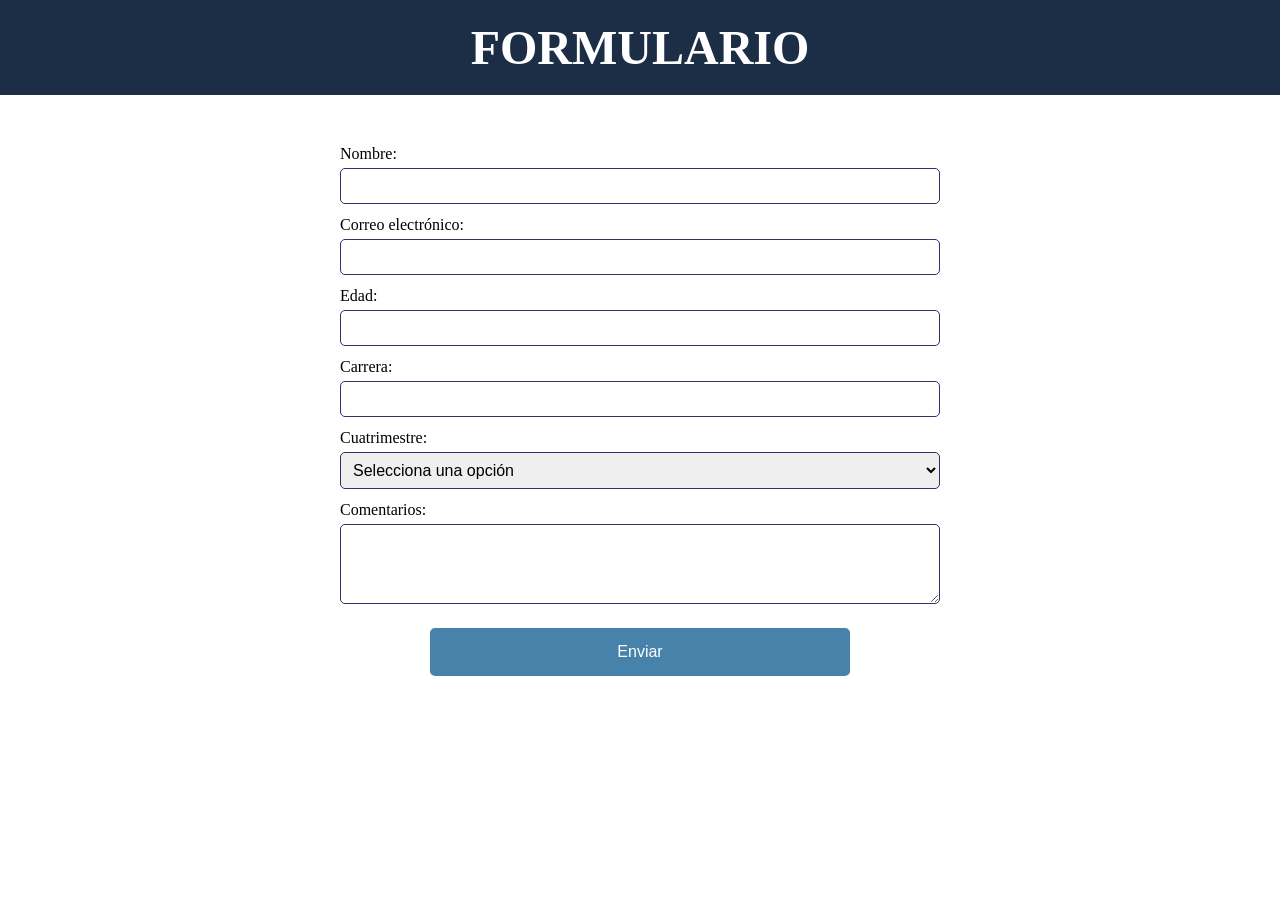
<file: semana-01/html-form/index.html>
<!DOCTYPE html>
<html lang="es">
	<head>
		<meta charset="UTF-8">
		<meta name="viewport" content="width=device-width, initial-scale=1.0">
		<title>Formulario</title>
		<link rel="stylesheet" href="css/style.css">
		<link rel="icon" type="image/png" href="images/favicon.png">

	</head>

	<body>

		<h1>Formulario</h1>

		<div class="container">

			<form id="form-registro">
				<label for="nombre">Nombre:</label>
				<input type="text" id="nombre" name="nombre">

				<label for="correo">Correo electrónico:</label>
				<input type="email" id="correo" name="correo">

				<label for="edad">Edad:</label>
				<input type="number" id="edad" name="edad">

				<label for="carrera">Carrera:</label>
				<input type="text" id="carrera" name="carrera">

				<label for="cuatrimestre">Cuatrimestre:</label>
				<select id="cuatrimestre" name="cuatrimestre">
					<option value="">Selecciona una opción</option>
					<option value="1">1&ordm;</option>
					<option value="2">2&ordm;</option>
					<option value="3">3&ordm;</option>
					<option value="4">4&ordm;</option>
					<option value="5">5&ordm;</option>
					<option value="6">6&ordm;</option>
					<option value="7">7&ordm;</option>
				</select>

				<label for="comentarios">Comentarios:</label>
				<textarea id="comentarios" name="comentarios"></textarea>

				<button type="submit" class="button">Enviar</button>
			</form>
		</div>

	</body>
</html>
</file>
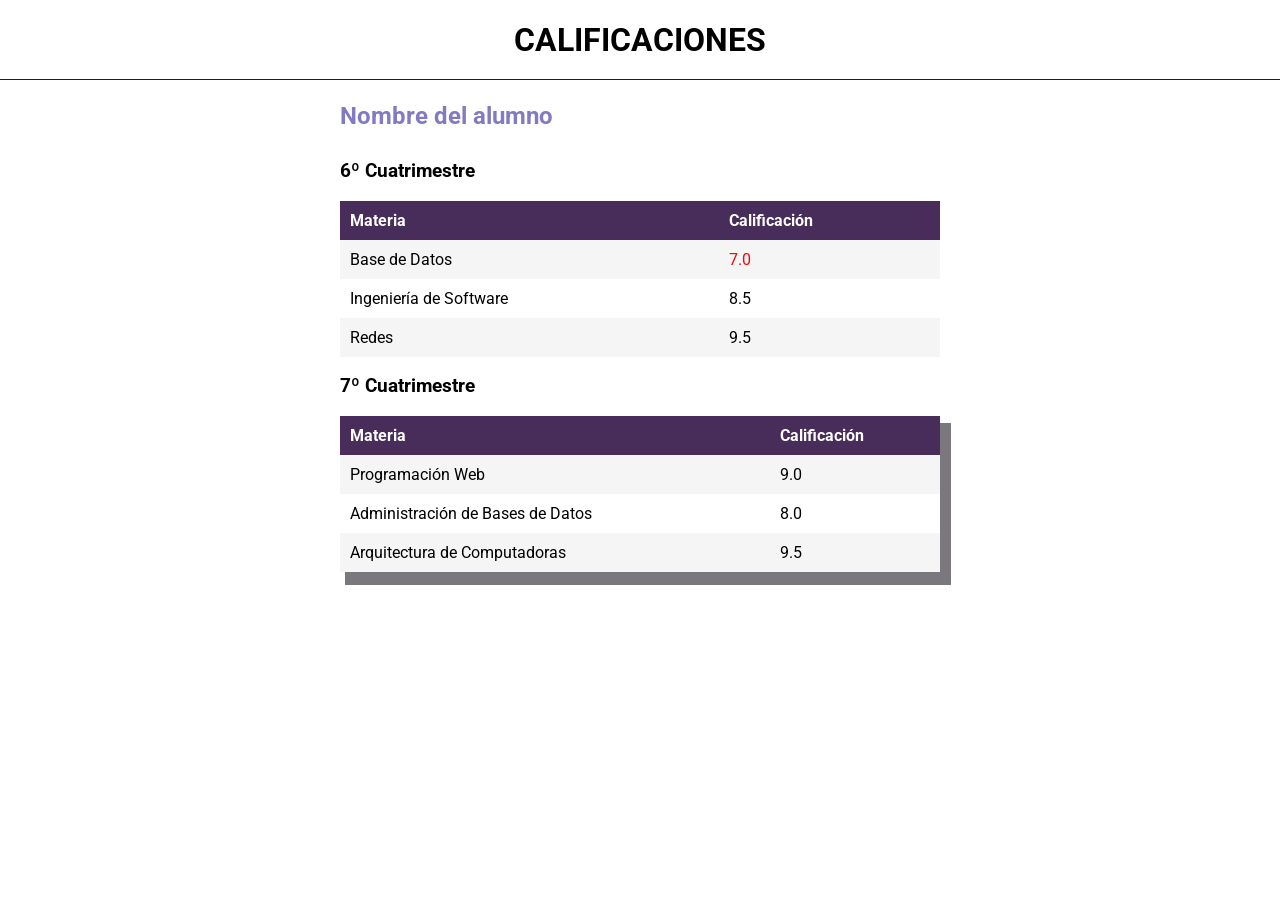
<file: semana-01/html-table/index.html>
<!DOCTYPE html>
<html lang="es">
	<head>
		<meta charset="UTF-8">
		<meta name="viewport" content="width=device-width, initial-scale=1.0">
		<title>Tablas</title>
		<link rel="stylesheet" href="css/style.css">
		<link rel="preconnect" href="https://fonts.googleapis.com">
		<link rel="preconnect" href="https://fonts.gstatic.com" crossorigin>
		<link href="https://fonts.googleapis.com/css2?family=Roboto:ital,wght@0,100..900;1,100..900&display=swap" rel="stylesheet">
	</head>

	<body>

		<h1>Calificaciones</h1>

		<div class="container">

			<h2>Nombre del alumno</h2>

			<h3>6&ordm; Cuatrimestre</h3>

			<div class="box-table">
				<table class="table">
					<tr>
						<th>Materia</th>
						<th>Calificación</th>
					</tr>

					<tr>
						<td>Base de Datos</td>
						<td class="baja">7.0</td>
					</tr>

					<tr>
						<td>Ingeniería de Software</td>
						<td>8.5</td>
					</tr>

					<tr>
						<td>Redes</td>
						<td>9.5</td>
					</tr>
				</table>
			</div>

			<h3>7&ordm; Cuatrimestre</h3>

			<div class="box-table">
				<table class="table" id="septimo">
					<tr>
						<th>Materia</th>
						<th>Calificación</th>
					</tr>

					<tr>
						<td>Programación Web</td>
						<td>9.0</td>
					</tr>

					<tr>
						<td>Administración de Bases de Datos</td>
						<td>8.0</td>
					</tr>

					<tr>
						<td>Arquitectura de Computadoras</td>
						<td>9.5</td>
					</tr>
				</table>
			</div>

		</div>

	</body>
</html>
</file>
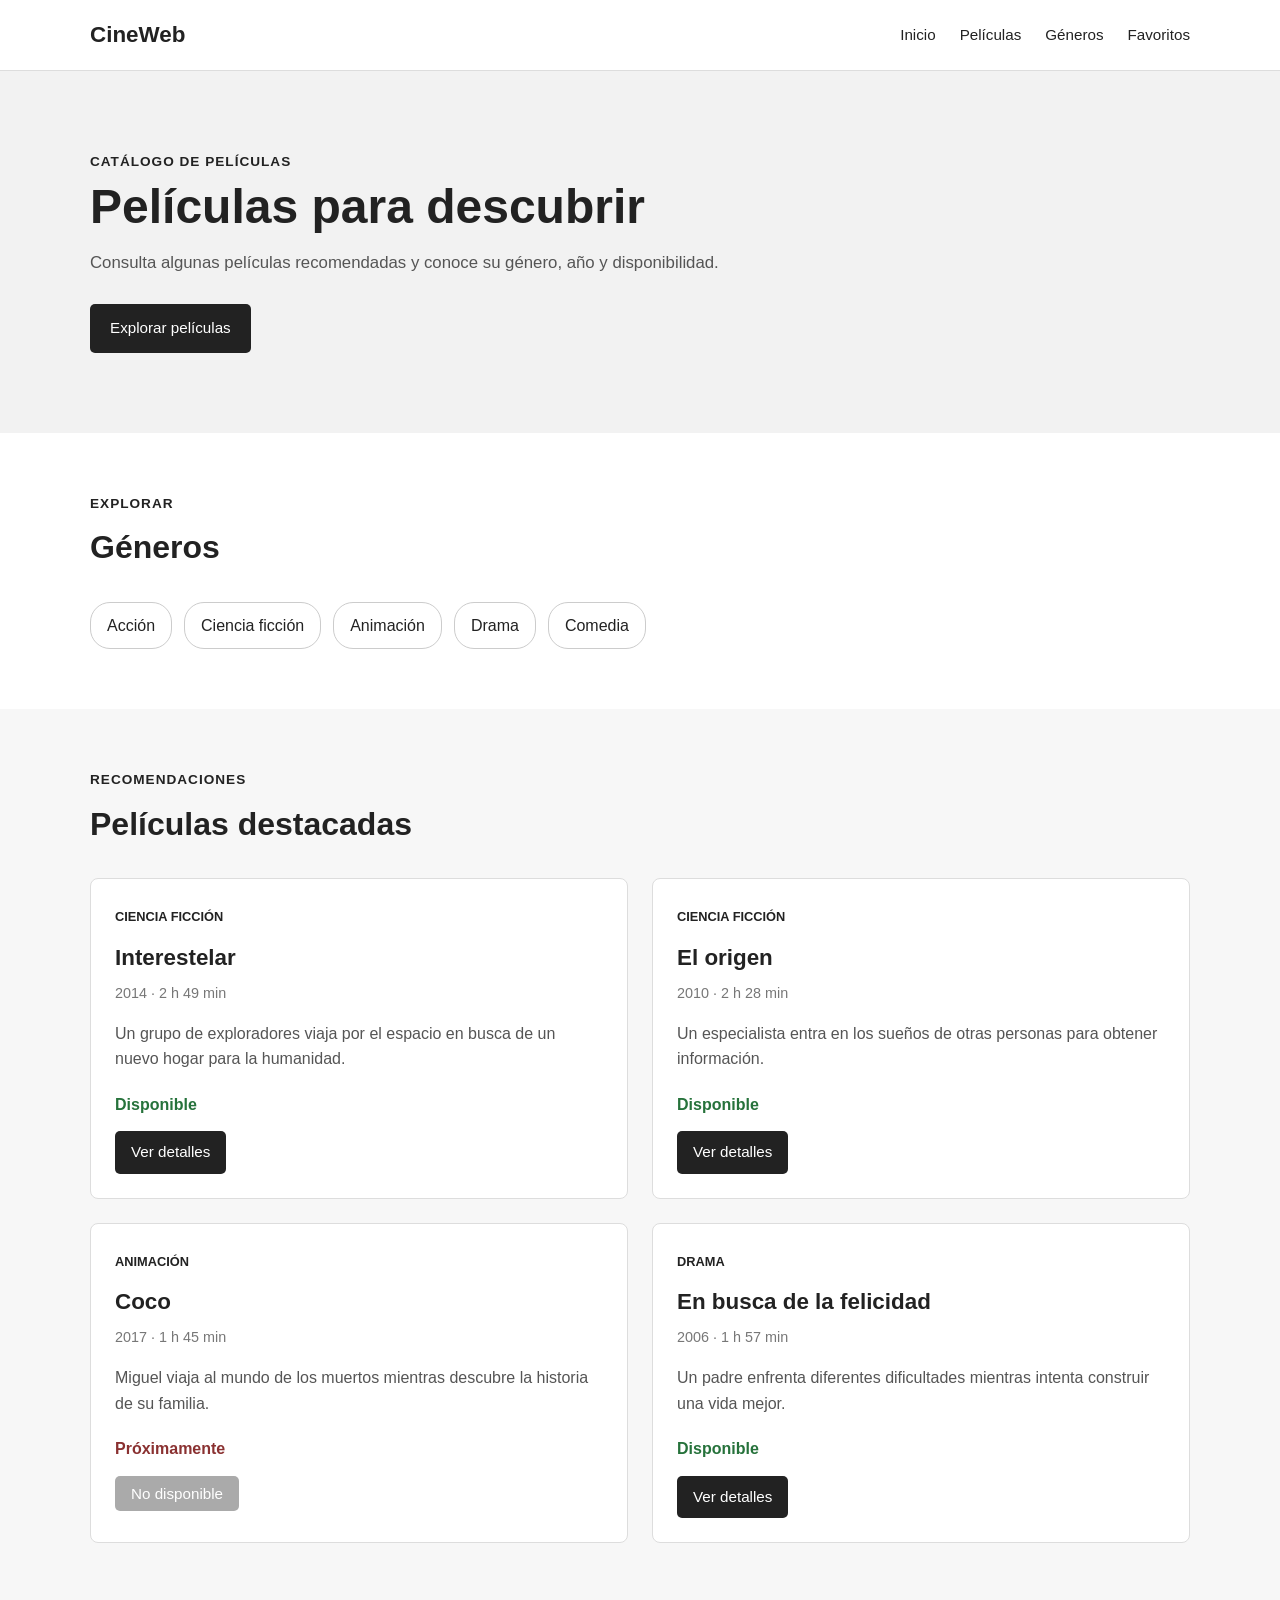
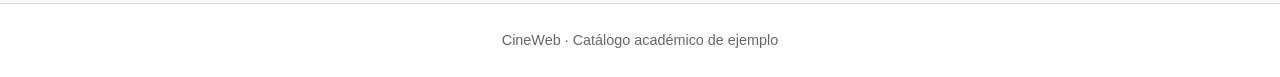
<file: semana-03/practica-01/index.html>
<!DOCTYPE html>
<html lang="es">

	<head>
		<meta charset="UTF-8">
		<meta name="viewport" content="width=device-width, initial-scale=1.0">
		<title>CineWeb</title>
		<link rel="stylesheet" href="css/style.css">
	</head>

	<body>
		<!-- Header / Menu -->
		<header class="header">

			<div class="container header-content">

				<a href="#" class="logo">CineWeb</a>

				<nav class="nav">
					<a href="#">Inicio</a>
					<a href="#">Películas</a>
					<a href="#">Géneros</a>
					<a href="#">Favoritos</a>
				</nav>

			</div>

		</header>

		<main>
			<!-- Presentación -->
			<section class="hero">

				<div class="container">

					<p class="hero-label">Catálogo de películas</p>

					<h1>Películas para descubrir</h1>

					<p class="hero-description">Consulta algunas películas recomendadas y conoce su género, año y disponibilidad.</p>

					<a href="#peliculas" class="button">Explorar películas</a>

				</div>

			</section>

			<!-- Géneros -->
			<section class="section">

				<div class="container">

					<div class="section-heading">
						<p class="section-label">Explorar</p>
						<h2>Géneros</h2>
					</div>

					<ul class="genre-list">
						<li>Acción</li>
						<li>Ciencia ficción</li>
						<li>Animación</li>
						<li>Drama</li>
						<li>Comedia</li>
					</ul>

				</div>

			</section>

			<!-- Películas -->
			<section class="section section-light" id="peliculas">

				<div class="container">

					<div class="section-heading">
						<p class="section-label">Recomendaciones</p>
						<h2>Películas destacadas</h2>
					</div>


					<div class="movies-grid">

						<!-- Película 1 -->
						<article class="movie-card">

							<div class="movie-card-content">

								<span class="movie-genre">Ciencia ficción</span>

								<h3>Interestelar</h3>

								<p class="movie-info">2014 &middot; 2 h 49 min</p>

								<p class="movie-description">Un grupo de exploradores viaja por el espacio en busca de un nuevo hogar para la humanidad. </p>

								<p class="status available">Disponible</p>

								<a href="#" class="button button-small">Ver detalles</a>

							</div>

						</article>


						<!-- Película 2 -->
						<article class="movie-card">

							<div class="movie-card-content">

								<span class="movie-genre">Ciencia ficción</span>

								<h3>El origen</h3>

								<p class="movie-info">2010 &middot; 2 h 28 min</p>

								<p class="movie-description">Un especialista entra en los sueños de otras personas para obtener información.</p>

								<p class="status available">Disponible</p>

								<a href="#" class="button button-small">Ver detalles</a>

							</div>

						</article>

						<!-- Película 3 -->
						<article class="movie-card">

							<div class="movie-card-content">

								<span class="movie-genre">Animación</span>

								<h3>Coco</h3>

								<p class="movie-info">2017 &middot; 1 h 45 min</p>

								<p class="movie-description">Miguel viaja al mundo de los muertos mientras descubre la historia de su familia.
								</p>

								<p class="status unavailable">Próximamente</p>

								<button class="button button-small button-disabled" disabled> No disponible</button>

							</div>

						</article>


						<!-- Película 4 -->
						<article class="movie-card">

							<div class="movie-card-content">

								<span class="movie-genre">Drama</span>

								<h3>En busca de la felicidad</h3>

								<p class="movie-info">2006 &middot; 1 h 57 min</p>

								<p class="movie-description">Un padre enfrenta diferentes dificultades mientras intenta construir una vida mejor.</p>

								<p class="status available">Disponible</p>

								<a href="#" class="button button-small">Ver detalles</a>

							</div>

						</article>

					</div>

				</div>

			</section>

		</main>

		<!-- Footer -->
		<footer class="footer">

			<div class="container">
				<p>CineWeb &middot; Catálogo académico de ejemplo</p>
			</div>
		</footer>

	</body>

</html>
</file>
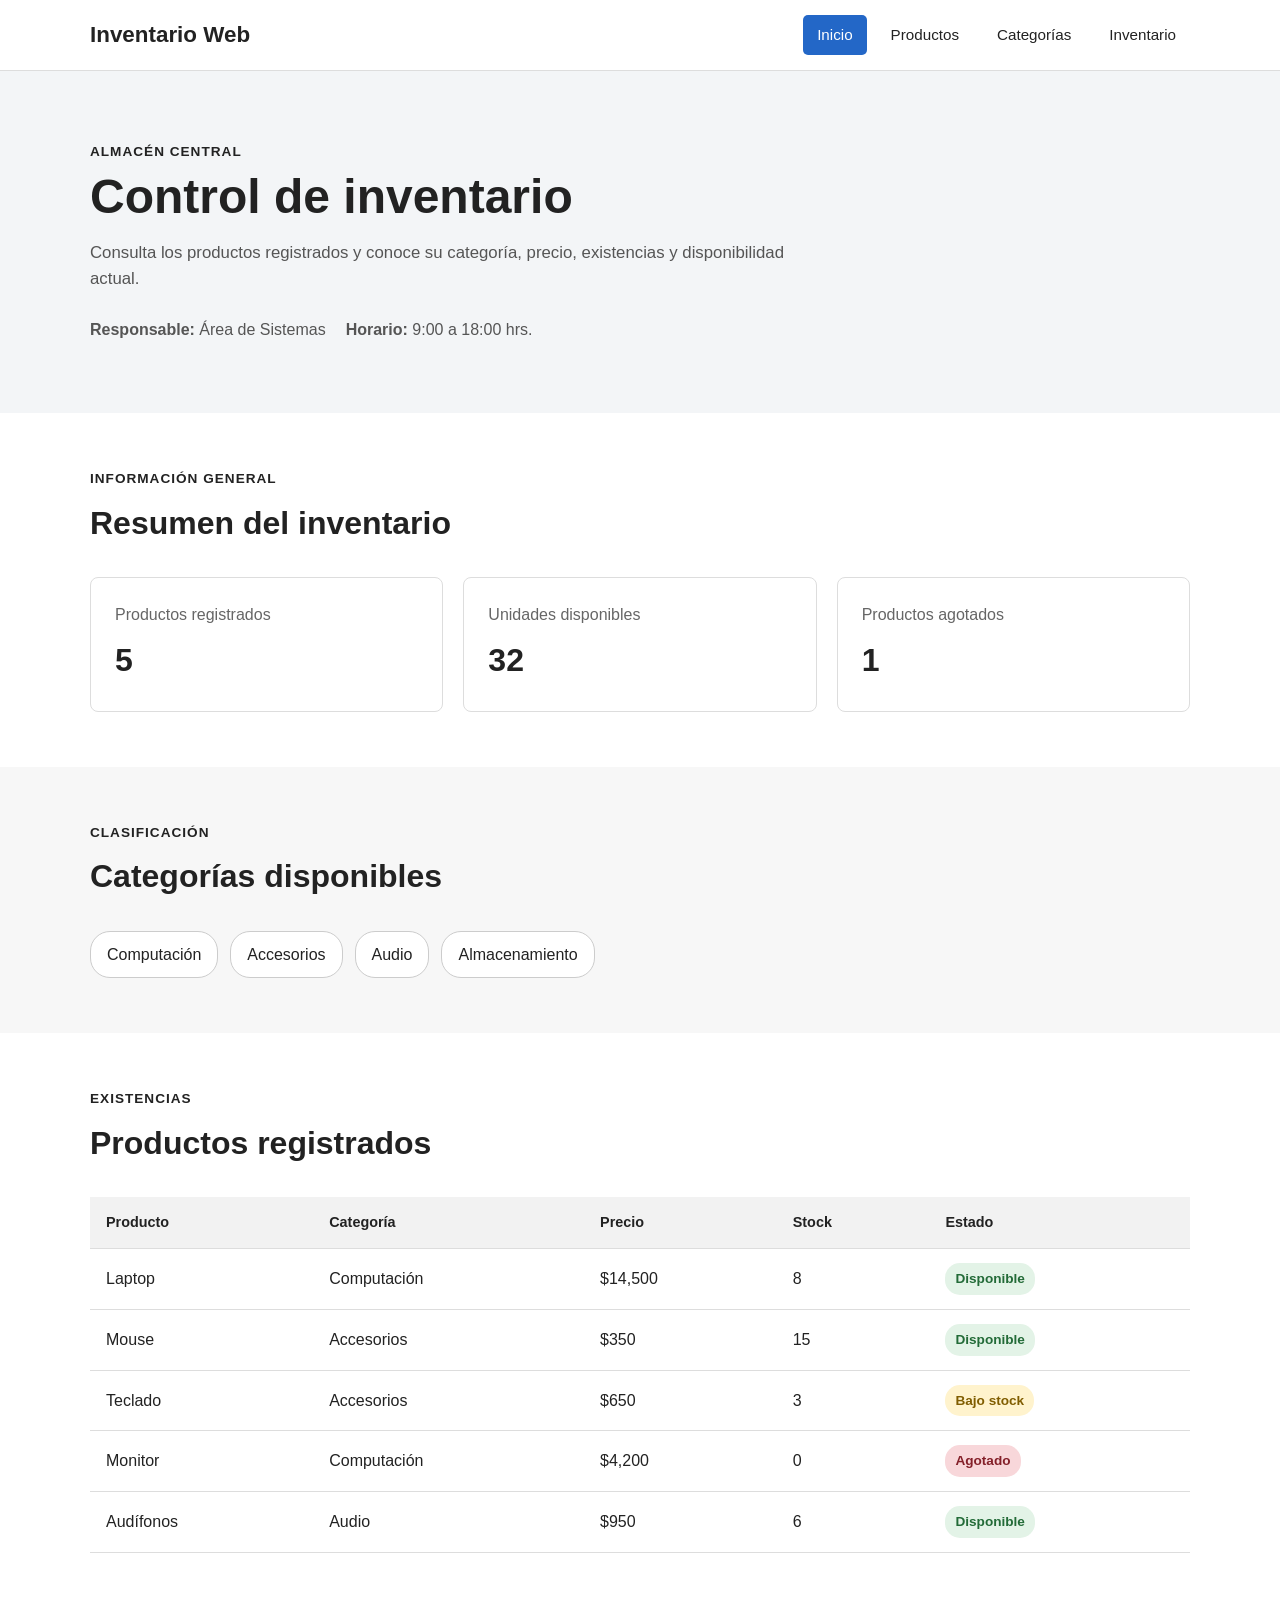
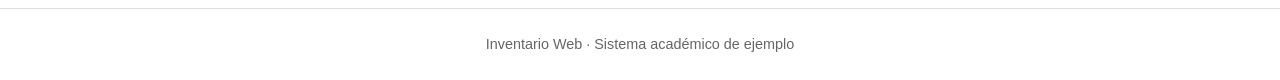
<file: semana-03/practica-02/index.html>
<!DOCTYPE html>
<html lang="es">
	<head>
		<meta charset="UTF-8">
		<meta name="viewport" content="width=device-width, initial-scale=1.0">
		<title>Inventario Web</title>
		<link rel="stylesheet" href="css/style.css">
	</head>

	<body>
		<header class="header">
			<div class="container header-content">

				<a href="#" class="logo">Inventario Web</a>

				<nav class="nav">
					<ul>
						<li>
							<a href="#" class="active">Inicio</a>
						</li>
						<li>
							<a href="#">Productos</a>
						</li>
						<li>
							<a href="#">Categorías</a>
						</li>
						<li>
							<a href="#">Inventario</a>
						</li>
					</ul>
				</nav>

			</div>

		</header>

		<main>

			<!-- Presentación -->
			<section class="hero">

				<div class="container">

					<p class="hero-label">Almacén Central</p>

					<h1>Control de inventario</h1>

					<p class="hero-description"> Consulta los productos registrados y conoce su categoría, precio, existencias y disponibilidad actual.</p>

					<div class="warehouse-info">
						<p><strong>Responsable:</strong> Área de Sistemas</p>
						<p><strong>Horario:</strong> 9:00 a 18:00 hrs.</p>
					</div>

				</div>

			</section>


			<!-- Resumen -->
			<section class="section">

				<div class="container">

					<div class="section-heading">
						<p class="section-label">Información general</p>
						<h2>Resumen del inventario</h2>
					</div>

					<div class="summary-grid">

						<article class="summary-card">
							<p>Productos registrados</p>
							<strong>5</strong>
						</article>

						<article class="summary-card">
							<p>Unidades disponibles</p>
							<strong>32</strong>
						</article>

						<article class="summary-card">
							<p>Productos agotados</p>
							<strong>1</strong>
						</article>

					</div>

				</div>

			</section>

			<!-- Categorías -->
			<section class="section section-light">

				<div class="container">

					<div class="section-heading">
						<p class="section-label">Clasificación</p>
						<h2>Categorías disponibles</h2>
					</div>

					<ul class="category-list">
						<li>Computación</li>
						<li>Accesorios</li>
						<li>Audio</li>
						<li>Almacenamiento</li>
					</ul>

				</div>

			</section>


			<!-- Productos -->
			<section class="section">

				<div class="container">

					<div class="section-heading">
						<p class="section-label">Existencias</p>
						<h2>Productos registrados</h2>
					</div>

					<div class="table-container">
						<!-- Tabla -->
						<table>

							<thead>
								<tr> <!-- Fila -->
									<th>Producto</th> <!-- Encabezado / Titulo -->
									<th>Categoría</th>
									<th>Precio</th>
									<th>Stock</th>
									<th>Estado</th>
								</tr>
							</thead>

							<tbody>

								<tr>
									<td>Laptop</td> <!-- Dato -->
									<td>Computación</td>
									<td>$14,500</td>
									<td>8</td>
									<td>
										<span class="status available">Disponible</span>
									</td>
								</tr>

								<tr>
									<td>Mouse</td>
									<td>Accesorios</td>
									<td>$350</td>
									<td>15</td>
									<td>
										<span class="status available">Disponible</span>
									</td>
								</tr>

								<tr>
									<td>Teclado</td>
									<td>Accesorios</td>
									<td>$650</td>
									<td>3</td>
									<td>
										<span class="status low">
											Bajo stock
										</span>
									</td>
								</tr>

								<tr>
									<td>Monitor</td>
									<td>Computación</td>
									<td>$4,200</td>
									<td>0</td>
									<td>
										<span class="status unavailable">
											Agotado
										</span>
									</td>
								</tr>

								<tr>
									<td>Audífonos</td>
									<td>Audio</td>
									<td>$950</td>
									<td>6</td>
									<td>
										<span class="status available">Disponible</span>
									</td>
								</tr>

							</tbody>

						</table>

					</div>

				</div>

			</section>

		</main>


		<footer class="footer">

			<div class="container">
				<p>Inventario Web &middot; Sistema académico de ejemplo</p>
			</div>

		</footer>

	</body>

</html>
</file>
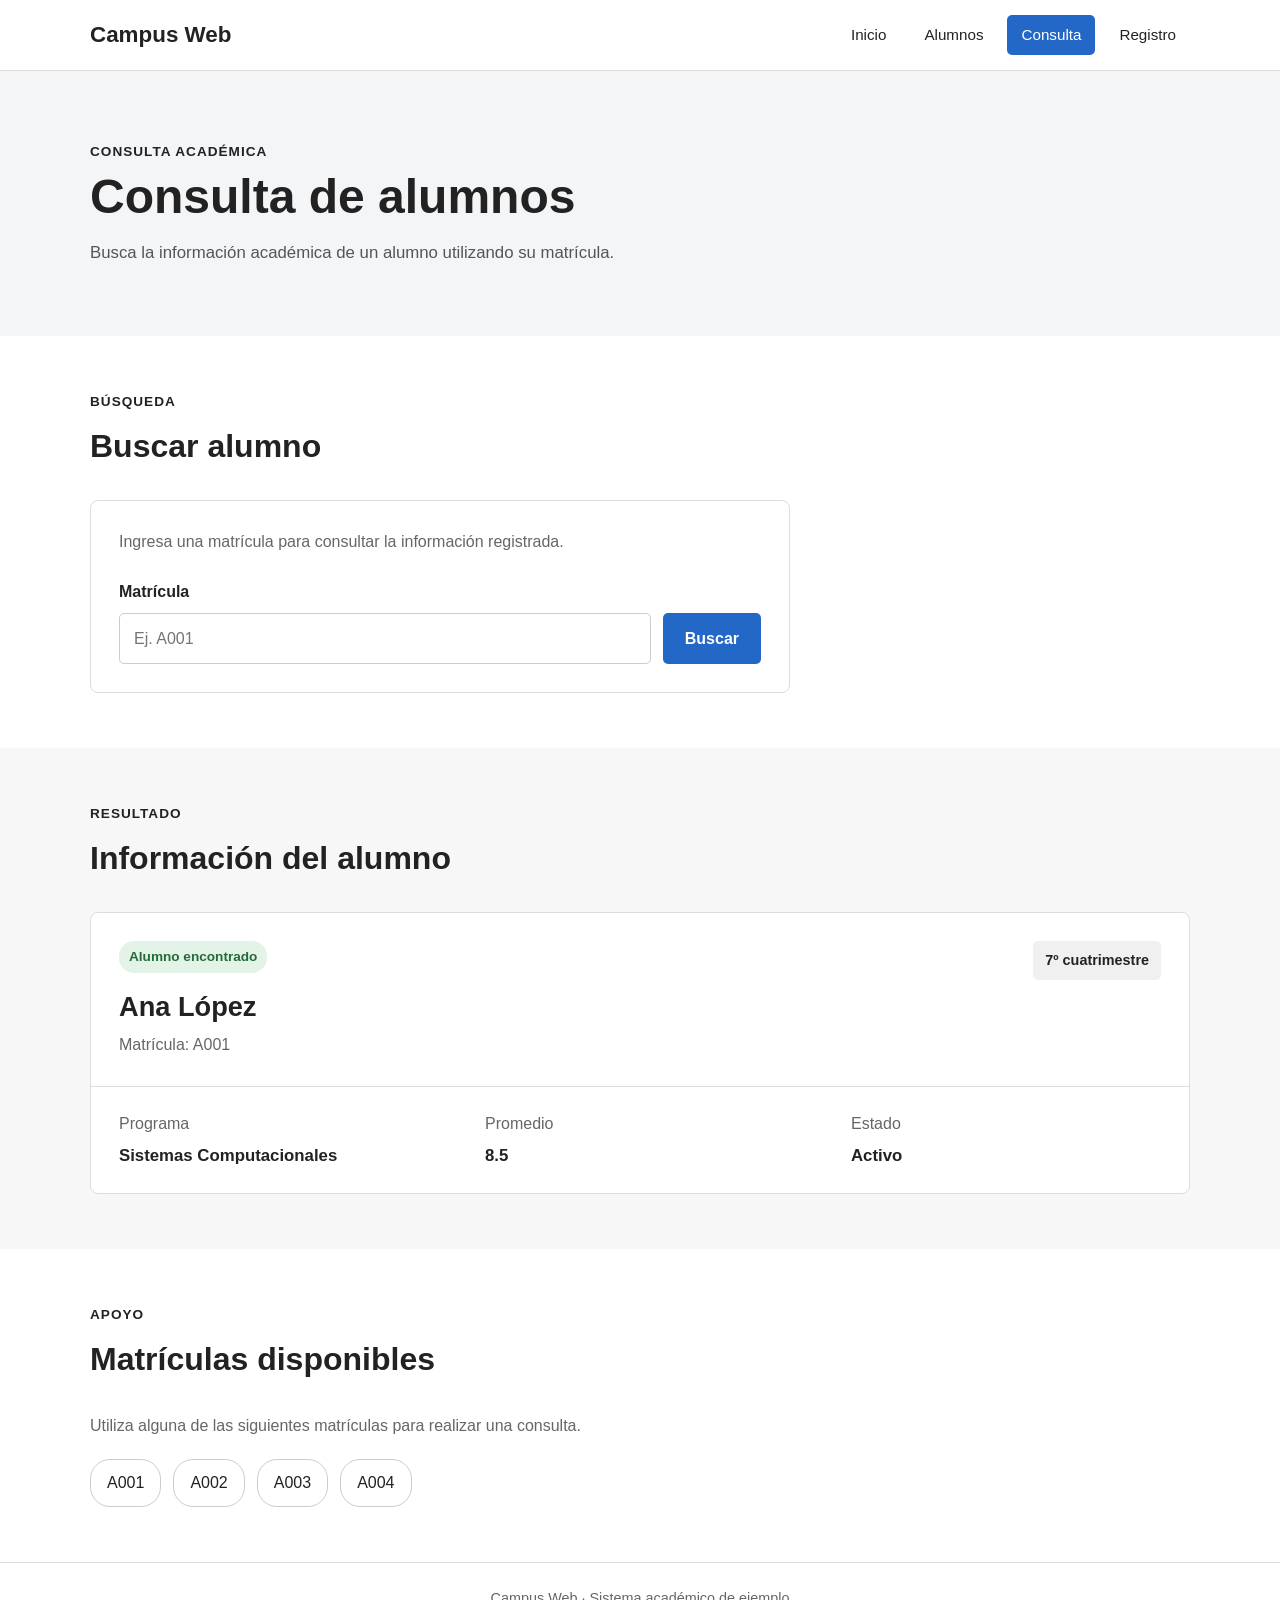
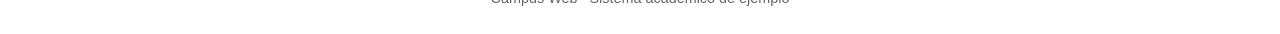
<file: semana-04/practica-01/consulta.html>
<!DOCTYPE html>
<html lang="es">
	<head>
		<meta charset="UTF-8">
		<meta name="viewport" content="width=device-width, initial-scale=1.0">
		<title>Campus Web</title>
		<link rel="stylesheet" href="css/style.css">
	</head>
	<body>
		<header class="header">
			<div class="container header-content">
				<a href="#" class="logo">Campus Web</a>

				<nav class="nav">
					<ul>
						<li>
							<a href="#">Inicio</a>
						</li>
						<li>
							<a href="#">Alumnos</a>
						</li>
						<li>
							<a href="#" class="active">Consulta</a>
						</li>
						<li>
							<a href="registro.html">Registro</a>
						</li>
					</ul>
				</nav>
			</div>
		</header>

		<main>

			<!-- Presentación -->
			<section class="hero">
				<div class="container">
					<p class="hero-label">Consulta académica</p>
					<h1>Consulta de alumnos</h1>
					<p class="hero-description">Busca la información académica de un alumno utilizando su matrícula.</p>
				</div>
			</section>

			<!-- Búsqueda -->
			<section class="section">
				<div class="container">
					<div class="section-heading">
						<p class="section-label">Búsqueda</p>
						<h2>Buscar alumno</h2>
					</div>

					<div class="search-card">
						<p class="search-description">Ingresa una matrícula para consultar la información registrada.</p>

						<form>
							<label for="matricula">Matrícula</label>
							<div class="search-box">
								<input type="text" id="matricula" name="matricula" placeholder="Ej. A001">
								<button type="submit">Buscar</button>
							</div>
						</form>
						
					</div>
				</div>
			</section>

			<!-- Resultado -->
			<section class="section section-light">
				<div class="container">
					<div class="section-heading">
						<p class="section-label">Resultado</p>
						<h2>Información del alumno</h2>
					</div>
					<article class="student-card">
						<div class="student-header">
							<div>
								<span class="status available">Alumno encontrado</span>
								<h3>Ana López</h3>
								<p class="student-id">Matrícula: A001</p>
							</div>
							<span class="semester">7º cuatrimestre</span>
						</div>

						<div class="student-info">
							<div class="info-item">
								<p>Programa</p>
								<strong>Sistemas Computacionales</strong>
							</div>

							<div class="info-item">
								<p>Promedio</p>
								<strong>8.5</strong>
							</div>

							<div class="info-item">
								<p>Estado</p>
								<strong>Activo</strong>
							</div>
						</div>
					</article>
				</div>
			</section>

			<!-- Matrículas disponibles -->
			<section class="section">
				<div class="container">
					<div class="section-heading">
						<p class="section-label">Apoyo</p>
						<h2>Matrículas disponibles</h2>
					</div>
					<p class="support-description">Utiliza alguna de las siguientes matrículas para realizar una consulta.</p>

					<ul class="student-list">
						<li>A001</li>
						<li>A002</li>
						<li>A003</li>
						<li>A004</li>
					</ul>
				</div>
			</section>
		</main>

		<footer class="footer">
			<div class="container">
				<p>Campus Web &middot; Sistema académico de ejemplo</p>
			</div>
		</footer>
	</body>
</html>
</file>
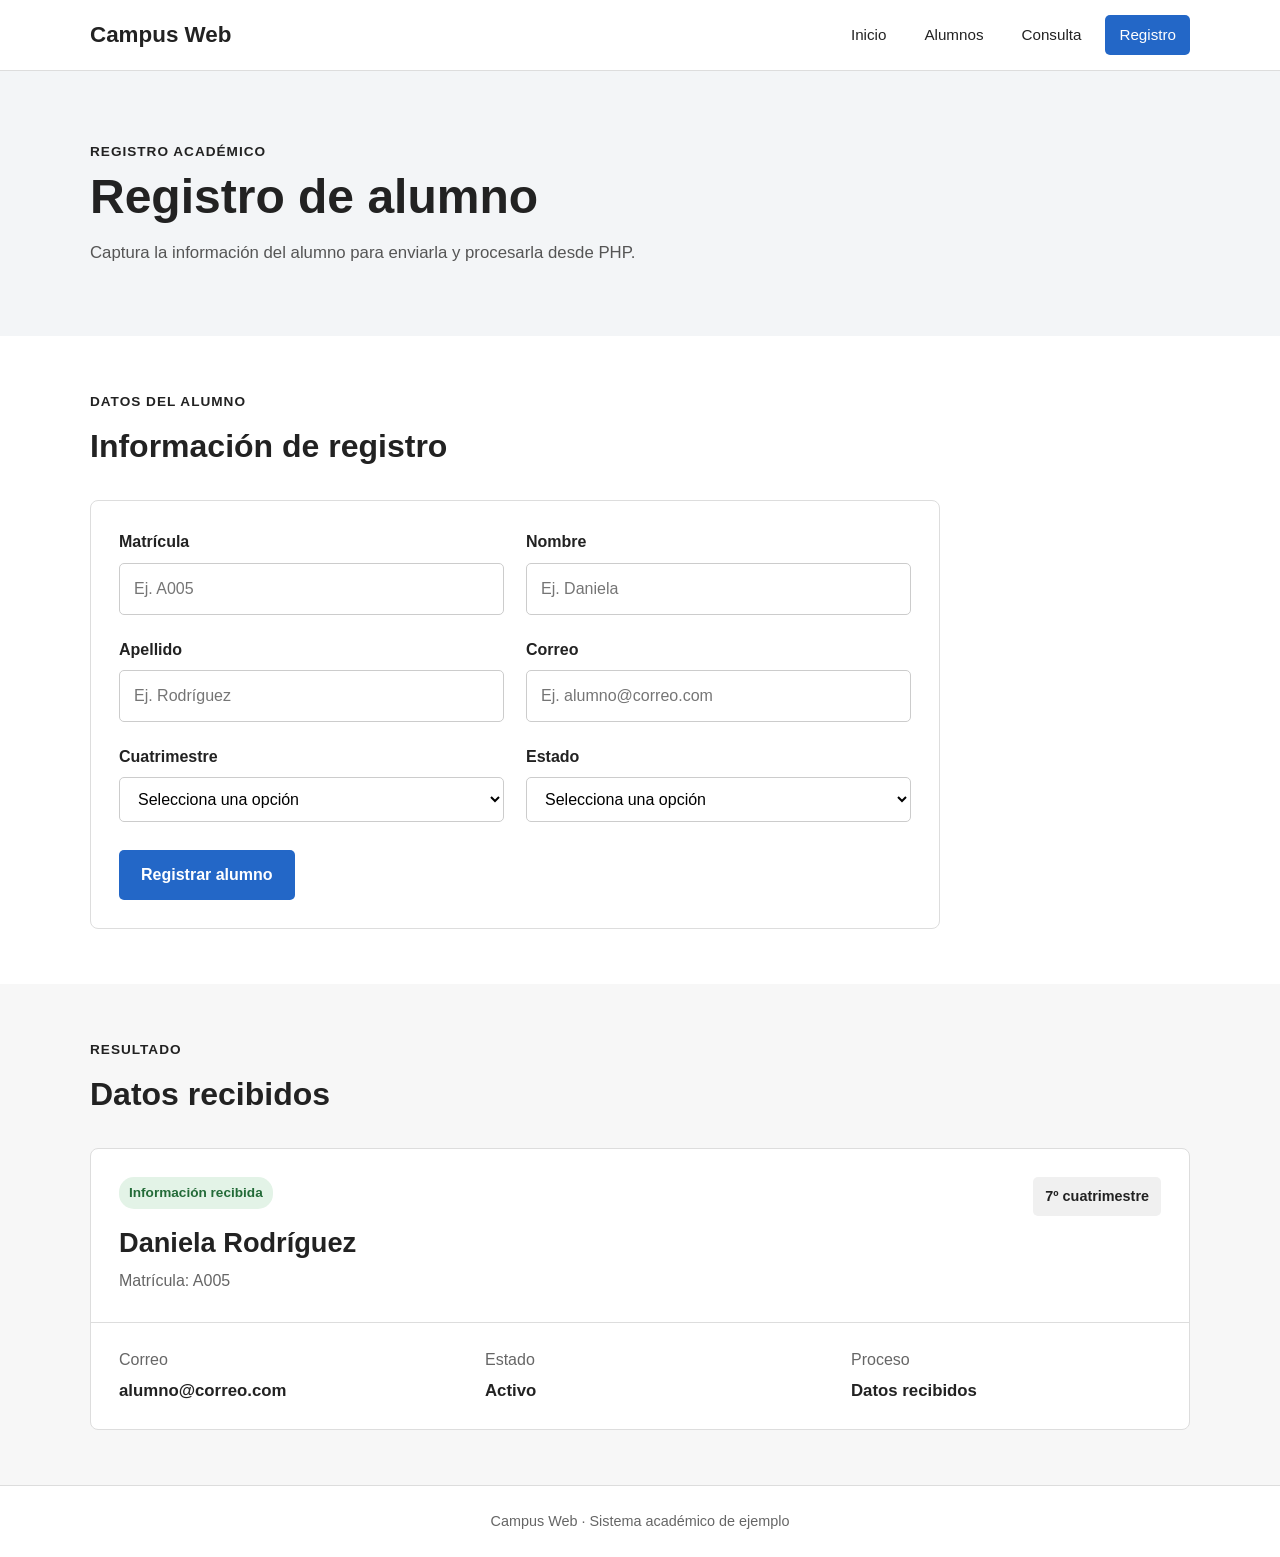
<file: semana-04/practica-01/registro.html>
<!DOCTYPE html>
<html lang="es">
	<head>
		<meta charset="UTF-8">
		<meta name="viewport" content="width=device-width, initial-scale=1.0">
		<title>Campus Web</title>
		<link rel="stylesheet" href="css/style.css">
	</head>
	<body>
		<header class="header">
			<div class="container header-content">
				<a href="#" class="logo">Campus Web</a>
				<nav class="nav">
					<ul>
						<li>
							<a href="#">Inicio</a>
						</li>
						<li>
							<a href="#">Alumnos</a>
						</li>
						<li>
							<a href="consulta.php">Consulta</a>
						</li>
						<li>
							<a href="#" class="active">Registro</a>
						</li>
					</ul>
				</nav>
			</div>
		</header>

		<main>

			<!-- Presentación -->
			<section class="hero">
				<div class="container">
					<p class="hero-label">Registro académico</p>
					<h1>Registro de alumno</h1>
					<p class="hero-description">Captura la información del alumno para enviarla y procesarla desde PHP.</p>
				</div>
			</section>

			<!-- Formulario -->
			<section class="section">
				<div class="container">
					<div class="section-heading">
						<p class="section-label">Datos del alumno</p>
						<h2>Información de registro</h2>
					</div>
					<div class="form-card">
						<form>
							<div class="form-grid">
								<div class="form-group">
									<label for="matricula">Matrícula</label>
									<input type="text" id="matricula" name="matricula" placeholder="Ej. A005">
								</div>
								<div class="form-group">
									<label for="nombre">Nombre</label>
									<input type="text" id="nombre" name="nombre" placeholder="Ej. Daniela">
								</div>
								<div class="form-group">
									<label for="apellido">Apellido</label>
									<input type="text" id="apellido" name="apellido" placeholder="Ej. Rodríguez">
								</div>
								<div class="form-group">
									<label for="correo">Correo</label>
									<input type="email" id="correo" name="correo" placeholder="Ej. alumno@correo.com">
								</div>

								<div class="form-group">
									<label for="cuatrimestre">Cuatrimestre</label>
									<select id="cuatrimestre" name="cuatrimestre">
										<option value="">Selecciona una opción</option>
										<option value="5">5&ordm; cuatrimestre</option>
										<option value="6">6&ordm; cuatrimestre</option>
										<option value="7">7&ordm; cuatrimestre</option>
										<option value="8">8&ordm; cuatrimestre</option>
									</select>
								</div>

								<div class="form-group">
									<label for="estado">Estado</label>
									<select id="estado" name="estado">
										<option value="">Selecciona una opción</option>
										<option value="Activo">Activo</option>
										<option value="Baja temporal">Baja temporal</option>
										<option value="Egresado">Egresado</option>
									</select>
								</div>
							</div>

							<div class="form-actions">
								<button type="submit">Registrar alumno</button>
							</div>
						</form>
					</div>
				</div>
			</section>

			<!-- Resultado estático -->
			<section class="section section-light">
				<div class="container">
					<div class="section-heading">
						<p class="section-label">Resultado</p>
						<h2>Datos recibidos</h2>
					</div>

					<article class="student-card">
						<div class="student-header">
							<div>
								<span class="status available">Información recibida</span>
								<h3>Daniela Rodríguez</h3>
								<p class="student-id">Matrícula: A005</p>
							</div>
							<span class="semester">7&ordm; cuatrimestre</span>
						</div>
						
						<div class="student-info">
							<div class="info-item">
								<p>Correo</p>
								<strong>alumno@correo.com</strong>
							</div>

							<div class="info-item">
								<p>Estado</p>
								<strong>Activo</strong>
							</div>

							<div class="info-item">
								<p>Proceso</p>
								<strong>Datos recibidos</strong>
							</div>
						</div>
					</article>
				</div>
			</section>

		</main>

		<footer class="footer">
			<div class="container">
				<p>Campus Web &middot; Sistema académico de ejemplo</p>
			</div>
		</footer>

	</body>
</html>
</file>
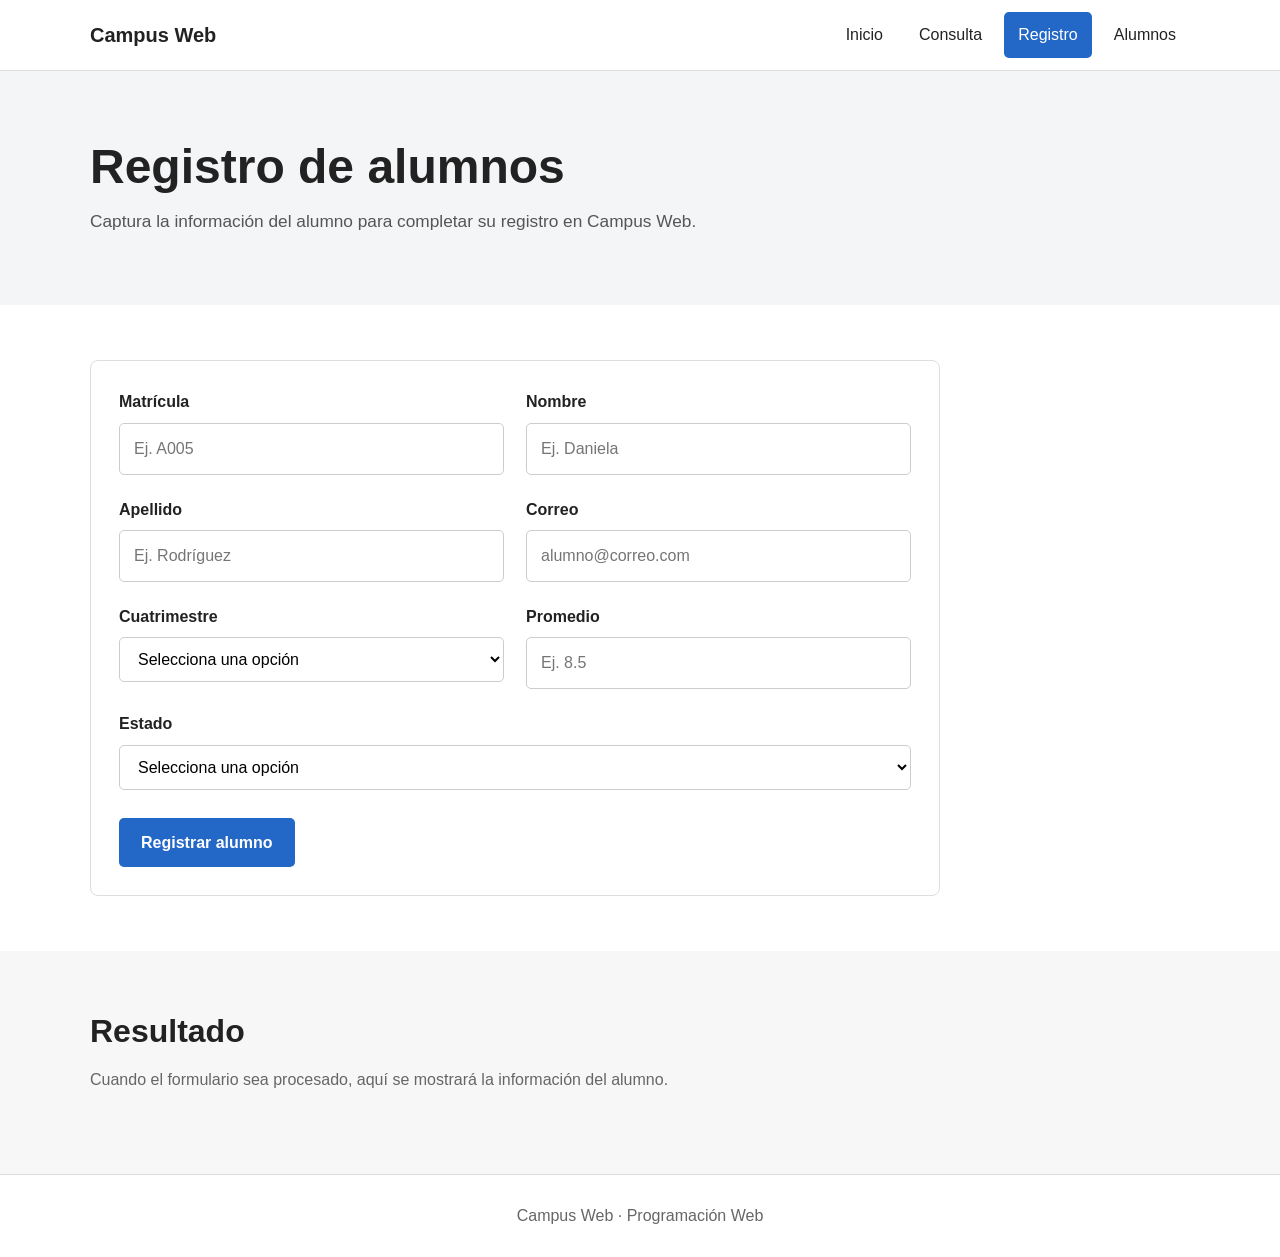
<file: semana-05/practica-01/registro.html>
<!DOCTYPE html>
<html lang="es">
	<head>
		<meta charset="UTF-8">
		<meta name="viewport" content="width=device-width, initial-scale=1.0">
		<title>Registro | Campus Web</title>
		<link rel="stylesheet" href="css/style.css">
	</head>
	<body>
		<header class="site-header">
			<div class="container header-content">
				<div class="brand">Campus Web</div>

				<nav>
					<ul>
						<li><a href="index.php">Inicio</a></li>
						<li><a href="consulta.php">Consulta</a></li>
						<li><a class="active" href="registro.php">Registro</a></li>
						<li><a href="alumnos.php">Alumnos</a></li>
					</ul>
				</nav>
			</div>
		</header>

		<main>
			<section class="hero">
				<div class="container">
					<h1>Registro de alumnos</h1>
					<p>Captura la información del alumno para completar su registro en Campus Web.</p>
				</div>
			</section>

			<section class="section">
				<div class="container">
					<div class="form-card">
						<form action="registro.php" method="POST">
							<div class="form-grid">

								<div class="form-group">
									<label for="matricula">Matrícula</label>
									<input type="text" id="matricula" name="matricula" placeholder="Ej. A005">
								</div>

								<div class="form-group">
									<label for="nombre">Nombre</label>
									<input type="text" id="nombre" name="nombre" placeholder="Ej. Daniela">
								</div>

								<div class="form-group">
									<label for="apellido">Apellido</label>
									<input type="text" id="apellido" name="apellido" placeholder="Ej. Rodríguez">
								</div>

								<div class="form-group">
									<label for="correo">Correo</label>
									<input type="text" id="correo" name="correo" placeholder="alumno@correo.com">
								</div>

								<div class="form-group">
									<label for="cuatrimestre">Cuatrimestre</label>
									<select id="cuatrimestre" name="cuatrimestre">
										<option value>Selecciona una opción</option>
										<option value="5">5&ordm;</option>
										<option value="6">6&ordm;</option>
										<option value="7">7&ordm;</option>
										<option value="8">8&ordm;</option>
									</select>
								</div>

								<div class="form-group">
									<label for="promedio">Promedio</label>
									<input type="number" id="promedio" name="promedio" step="0.1" placeholder="Ej. 8.5">
								</div>

								<div class="form-group full">
									<label for="estado">Estado</label>
									<select id="estado" name="estado">
										<option value>Selecciona una opción</option>
										<option value="Activo">Activo</option>
										<option value="Baja temporal">Baja temporal</option>
										<option value="Egresado">Egresado</option>
									</select>
								</div>
							</div>
							<div class="form-actions">
								<button type="submit">Registrar alumno</button>
							</div>
						</form>
					</div>
				</div>
			</section>

			<section class="section light">
				<div class="container">
					<h2>Resultado</h2>
					<p class="section-description"> Cuando el formulario sea procesado, aquí se mostrará la información del alumno.</p>
				</div>
			</section>
		</main>

		<footer class="site-footer">
			<div class="container">
				<p>Campus Web · Programación Web</p>
			</div>
		</footer>
	</body>
</html>
</file>
<file: semana-01/html-form/css/style.css>
body {
    padding: 0;
    margin: 0;
    box-sizing: content-box;
}
.container {
	padding: 0 20px;
	margin: auto;
	max-width: 600px;
}
h1 {
    text-transform: uppercase;
    text-align: center;
    margin: auto;
    background: #1b2e46;
    padding: 20px;
    color: #fff;
    font-size: 3em;
}

form {
    width: 100%;
}

label {
    display: block;
    margin-top: 12px;
    margin-bottom: 5px;
    font-size: 16px;
}

input,
select,
textarea {
    width: 100%;
    padding: 8px;
    border: 1px solid #2d316c;
    box-sizing: border-box;
    border-radius: 5px;
    font-size: 16px;
}

textarea {
    height: 80px;
}

button {
    margin-top: 15px;
    padding: 10px 20px;
    border: none;
    background-color: #6c949f;
    color: white;
    cursor: pointer;
}
#form-registro {
	margin: 50px 0;
}

.button {
	background: #4682aa;
	transition: .5s ease;
	width: 420px;
	max-width: 100%;
	margin: 20px auto;
	display: block;
	border-radius: 5px;
	padding: 15px;
	font-size: 16px;
}

.button:hover {
    background: #040709;
}
</file>
<file: semana-01/html-table/css/style.css>
body {
    padding: 0;
    margin: 0;
    box-sizing: content-box;
	font-family: "Roboto", sans-serif;

}
.container {
	padding: 0 20px;
	margin: auto;
	max-width: 600px;
}
h1 {
    text-transform: uppercase;
    text-align: center;
    border-bottom: 1px solid #2e0f3f;
    padding-bottom: 20px;
}

h2 {
    color: #827bc2;
    margin-bottom: 30px;
}

table {
    width: 100%;
    border-collapse: collapse;
}

th,
td {
    padding: 10px;
    text-align: left;
}

th {
    background-color: #482c59;
    color: white;
}

td {
    background-color: #ffffff;
}

tr:nth-child(even) td {
    background-color: #f5f5f5;
}

#septimo {
	box-shadow: 8px 10px 0px 3px #7b787d;
}

.baja {
	color: #f40707;
}
</file>
<file: semana-03/practica-01/css/style.css>
* {
	box-sizing: border-box;
	margin: 0;
	padding: 0;
}

body {
	font-family: Arial, Helvetica, sans-serif;
	color: #222;
	background-color: #ffffff;
	line-height: 1.6;
}

a {
	color: inherit;
	text-decoration: none;
}

.container {
	width: min(1100px, 90%);
	margin: 0 auto;
}


/* HEADER */

.header {
	border-bottom: 1px solid #dddddd;
	background-color: #ffffff;
}

.header-content {
	min-height: 70px;
	display: flex;
	align-items: center;
	justify-content: space-between;
	gap: 30px;
}

.logo {
	font-size: 1.4rem;
	font-weight: bold;
}

.nav {
	display: flex;
	gap: 24px;
}

.nav a {
	font-size: 0.95rem;
}

.nav a:hover {
	text-decoration: underline;
}


/* HERO */

.hero {
	padding: 80px 0;
	background-color: #f2f2f2;
}

.hero-label,
.section-label {
	margin-bottom: 8px;
	font-size: 0.85rem;
	font-weight: bold;
	text-transform: uppercase;
	letter-spacing: 1px;
}

.hero h1 {
	max-width: 700px;
	margin-bottom: 16px;
	font-size: 3rem;
	line-height: 1.1;
}

.hero-description {
	max-width: 650px;
	margin-bottom: 28px;
	font-size: 1.05rem;
	color: #555555;
}


/* BOTONES */

.button {
	display: inline-block;
	padding: 12px 20px;
	border: 0;
	border-radius: 5px;
	background-color: #222222;
	color: #ffffff;
	font-size: 0.95rem;
	cursor: pointer;
}

.button:hover {
	background-color: #444444;
}

.button-small {
	padding: 9px 16px;
}

.button-disabled {
	background-color: #aaaaaa;
	cursor: not-allowed;
}


/* SECCIONES */

.section {
	padding: 60px 0;
}

.section-light {
	background-color: #f7f7f7;
}

.section-heading {
	margin-bottom: 28px;
}

.section-heading h2 {
	font-size: 2rem;
}


/* GÉNEROS */

.genre-list {
	display: flex;
	flex-wrap: wrap;
	gap: 12px;
	list-style: none;
}

.genre-list li {
	padding: 10px 16px;
	border: 1px solid #cccccc;
	border-radius: 20px;
	background-color: #ffffff;
}


/* PELÍCULAS */

.movies-grid {
	display: grid;
	grid-template-columns: repeat(2, 1fr);
	gap: 24px;
}

.movie-card {
	border: 1px solid #dddddd;
	border-radius: 8px;
	background-color: #ffffff;
}

.movie-card-content {
	padding: 24px;
}

.movie-genre {
	display: inline-block;
	margin-bottom: 12px;
	font-size: 0.8rem;
	font-weight: bold;
	text-transform: uppercase;
}

.movie-card h3 {
	margin-bottom: 6px;
	font-size: 1.4rem;
}

.movie-info {
	margin-bottom: 16px;
	color: #777777;
	font-size: 0.9rem;
}

.movie-description {
	margin-bottom: 20px;
	color: #555555;
}

.status {
	margin-bottom: 14px;
	font-weight: bold;
}

.available {
	color: #26723b;
}

.unavailable {
	color: #8a3131;
}


/* FOOTER */

.footer {
	padding: 25px 0;
	border-top: 1px solid #dddddd;
	text-align: center;
	font-size: 0.9rem;
	color: #666666;
}


/* RESPONSIVE */

@media (max-width: 700px) {

	.header-content {
		padding: 18px 0;
		flex-direction: column;
		align-items: flex-start;
	}

	.nav {
		width: 100%;
		gap: 14px;
		flex-wrap: wrap;
	}

	.hero {
		padding: 55px 0;
	}

	.hero h1 {
		font-size: 2.2rem;
	}

	.movies-grid {
		grid-template-columns: 1fr;
	}

}
</file>
<file: semana-03/practica-02/css/style.css>
* {
    box-sizing: border-box;
    margin: 0;
    padding: 0;
}

body {
    font-family: Arial, Helvetica, sans-serif;
    color: #222;
    background-color: #ffffff;
    line-height: 1.6;
}

a {
    color: inherit;
    text-decoration: none;
}

ul {
    list-style: none;
}

.container {
    width: min(1100px, 90%);
    margin: 0 auto;
}


/* HEADER */

.header {
    border-bottom: 1px solid #dddddd;
    background-color: #ffffff;
}

.header-content {
    min-height: 70px;
    display: flex;
    align-items: center;
    justify-content: space-between;
    gap: 30px;
}

.logo {
    font-size: 1.4rem;
    font-weight: bold;
}

.nav ul {
    display: flex;
    gap: 10px;
}

.nav a {
    display: block;
    padding: 8px 14px;
    border-radius: 5px;
    font-size: 0.95rem;
}

.nav a:hover {
    background-color: #f0f0f0;
}

.nav a.active {
    background-color: #2367c7;
    color: #ffffff;
}


/* HERO */

.hero {
    padding: 70px 0;
    background-color: #f3f5f7;
}

.hero-label,
.section-label {
    margin-bottom: 8px;
    font-size: 0.85rem;
    font-weight: bold;
    text-transform: uppercase;
    letter-spacing: 1px;
}

.hero h1 {
    margin-bottom: 16px;
    font-size: 3rem;
    line-height: 1.1;
}

.hero-description {
    max-width: 700px;
    margin-bottom: 24px;
    color: #555555;
    font-size: 1.05rem;
}

.warehouse-info {
    display: flex;
    flex-wrap: wrap;
    gap: 20px;
    color: #555555;
}


/* SECCIONES */

.section {
    padding: 55px 0;
}

.section-light {
    background-color: #f7f7f7;
}

.section-heading {
    margin-bottom: 28px;
}

.section-heading h2 {
    font-size: 2rem;
}


/* RESUMEN */

.summary-grid {
    display: grid;
    grid-template-columns: repeat(3, 1fr);
    gap: 20px;
}

.summary-card {
    padding: 24px;
    border: 1px solid #dddddd;
    border-radius: 8px;
    background-color: #ffffff;
}

.summary-card p {
    margin-bottom: 8px;
    color: #666666;
}

.summary-card strong {
    font-size: 2rem;
}


/* CATEGORÍAS */

.category-list {
    display: flex;
    flex-wrap: wrap;
    gap: 12px;
}

.category-list li {
    padding: 10px 16px;
    border: 1px solid #cccccc;
    border-radius: 20px;
    background-color: #ffffff;
}


/* TABLA */

.table-container {
    overflow-x: auto;
}

table {
    width: 100%;
    border-collapse: collapse;
    background-color: #ffffff;
}

th,
td {
    padding: 14px 16px;
    border-bottom: 1px solid #dddddd;
    text-align: left;
}

th {
    background-color: #f2f2f2;
    font-size: 0.9rem;
}

tbody tr:hover {
    background-color: #fafafa;
}


/* ESTADOS */

.status {
    display: inline-block;
    padding: 5px 10px;
    border-radius: 15px;
    font-size: 0.85rem;
    font-weight: bold;
}

.available {
    background-color: #e3f3e7;
    color: #236b38;
}

.low {
    background-color: #fff3cd;
    color: #805d00;
}

.unavailable {
    background-color: #f8d7da;
    color: #842029;
}


/* FOOTER */

.footer {
    padding: 24px 0;
    border-top: 1px solid #dddddd;
    text-align: center;
    color: #666666;
    font-size: 0.9rem;
}


/* RESPONSIVE */

@media (max-width: 750px) {

    .header-content {
        padding: 18px 0;
        flex-direction: column;
        align-items: flex-start;
    }

    .nav ul {
        flex-wrap: wrap;
    }

    .hero {
        padding: 50px 0;
    }

    .hero h1 {
        font-size: 2.2rem;
    }

    .summary-grid {
        grid-template-columns: 1fr;
    }

    .warehouse-info {
        flex-direction: column;
        gap: 6px;
    }

}
</file>
<file: semana-04/practica-01/css/style.css>
* {
	box-sizing: border-box;
	margin: 0;
	padding: 0;
}

body {
	font-family: Arial, Helvetica, sans-serif;
	color: #222;
	background-color: #ffffff;
	line-height: 1.6;
}

a {
	color: inherit;
	text-decoration: none;
}

ul {
	list-style: none;
}

.container {
	width: min(1100px, 90%);
	margin: 0 auto;
}


/* HEADER */

.header {
	border-bottom: 1px solid #dddddd;
	background-color: #ffffff;
}

.header-content {
	min-height: 70px;
	display: flex;
	align-items: center;
	justify-content: space-between;
	gap: 30px;
}

.logo {
	font-size: 1.4rem;
	font-weight: bold;
}

.nav ul {
	display: flex;
	gap: 10px;
}

.nav a {
	display: block;
	padding: 8px 14px;
	border-radius: 5px;
	font-size: 0.95rem;
}

.nav a:hover {
	background-color: #f0f0f0;
}

.nav a.active {
	background-color: #2367c7;
	color: #ffffff;
}


/* HERO */

.hero {
	padding: 70px 0;
	background-color: #f3f5f7;
}

.hero-label,
.section-label {
	margin-bottom: 8px;
	font-size: 0.85rem;
	font-weight: bold;
	text-transform: uppercase;
	letter-spacing: 1px;
}

.hero h1 {
	margin-bottom: 16px;
	font-size: 3rem;
	line-height: 1.1;
}

.hero-description {
	max-width: 700px;
	color: #555555;
	font-size: 1.05rem;
}


/* SECCIONES */

.section {
	padding: 55px 0;
}

.section-light {
	background-color: #f7f7f7;
}

.section-heading {
	margin-bottom: 28px;
}

.section-heading h2 {
	font-size: 2rem;
}


/* BÚSQUEDA */

.search-card {
	max-width: 700px;
	padding: 28px;
	border: 1px solid #dddddd;
	border-radius: 8px;
	background-color: #ffffff;
}

.search-description {
	margin-bottom: 24px;
	color: #666666;
}

.search-card label {
	display: block;
	margin-bottom: 8px;
	font-weight: bold;
}

.search-box {
	display: flex;
	gap: 12px;
}

.search-box input {
	flex: 1;
	padding: 12px 14px;
	border: 1px solid #cccccc;
	border-radius: 5px;
	font: inherit;
}

.search-box input:focus {
	outline: none;
	border-color: #2367c7;
}

.search-box button {
	padding: 12px 22px;
	border: 0;
	border-radius: 5px;
	background-color: #2367c7;
	color: #ffffff;
	font: inherit;
	font-weight: bold;
	cursor: pointer;
}

.search-box button:hover {
	background-color: #1d58aa;
}


/* ALUMNO */

.student-card {
	border: 1px solid #dddddd;
	border-radius: 8px;
	background-color: #ffffff;
	overflow: hidden;
}

.student-header {
	padding: 28px;
	display: flex;
	align-items: flex-start;
	justify-content: space-between;
	gap: 20px;
	border-bottom: 1px solid #dddddd;
}

.student-header h3 {
	margin-top: 12px;
	font-size: 1.7rem;
}

.student-id {
	margin-top: 4px;
	color: #666666;
}

.semester {
	padding: 8px 12px;
	border-radius: 5px;
	background-color: #f0f0f0;
	font-size: 0.9rem;
	font-weight: bold;
}

.student-info {
	display: grid;
	grid-template-columns: repeat(3, 1fr);
}

.info-item {
	padding: 24px 28px;
}

.info-item p {
	margin-bottom: 6px;
	color: #666666;
}

.info-item strong {
	font-size: 1.05rem;
}


/* ESTADOS */

.status {
	display: inline-block;
	padding: 5px 10px;
	border-radius: 15px;
	font-size: 0.85rem;
	font-weight: bold;
}

.available {
	background-color: #e3f3e7;
	color: #236b38;
}

.unavailable {
	background-color: #f8d7da;
	color: #842029;
}


/* MATRÍCULAS */

.support-description {
	margin-bottom: 20px;
	color: #666666;
}

.student-list {
	display: flex;
	flex-wrap: wrap;
	gap: 12px;
}

.student-list li {
	padding: 10px 16px;
	border: 1px solid #cccccc;
	border-radius: 20px;
	background-color: #ffffff;
}

/* FORMULARIO */

.form-card {
	max-width: 850px;
	padding: 28px;
	border: 1px solid #dddddd;
	border-radius: 8px;
	background-color: #ffffff;
}

.form-grid {
	display: grid;
	grid-template-columns: repeat(2, 1fr);
	gap: 22px;
}

.form-group {
	display: flex;
	flex-direction: column;
}

.form-group label {
	margin-bottom: 8px;
	font-weight: bold;
}

.form-group input,
.form-group select {
	width: 100%;
	padding: 12px 14px;
	border: 1px solid #cccccc;
	border-radius: 5px;
	background-color: #ffffff;
	font: inherit;
}

.form-group input:focus,
.form-group select:focus {
	outline: none;
	border-color: #2367c7;
}

.form-actions {
	margin-top: 28px;
}

.form-actions button {
	padding: 12px 22px;
	border: 0;
	border-radius: 5px;
	background-color: #2367c7;
	color: #ffffff;
	font: inherit;
	font-weight: bold;
	cursor: pointer;
}

.form-actions button:hover {
	background-color: #1d58aa;
}

/* FOOTER */

.footer {
	padding: 24px 0;
	border-top: 1px solid #dddddd;
	text-align: center;
	color: #666666;
	font-size: 0.9rem;
}


/* RESPONSIVE */

@media (max-width: 750px) {

	.header-content {
		padding: 18px 0;
		flex-direction: column;
		align-items: flex-start;
	}

	.nav ul {
		flex-wrap: wrap;
	}

	.hero {
		padding: 50px 0;
	}

	.hero h1 {
		font-size: 2.2rem;
	}

	.search-box {
		flex-direction: column;
	}

	.student-header {
		flex-direction: column;
	}

	.student-info {
		grid-template-columns: 1fr;
	}

	.info-item {
		border-bottom: 1px solid #dddddd;
	}

	.header-content {
		padding: 18px 0;
		flex-direction: column;
		align-items: flex-start;
	}

	.nav ul {
		flex-wrap: wrap;
	}

	.hero {
		padding: 50px 0;
	}

	.hero h1 {
		font-size: 2.2rem;
	}

	.search-box {
		flex-direction: column;
	}

	.form-grid {
		grid-template-columns: 1fr;
	}

	.student-header {
		flex-direction: column;
	}

	.student-info {
		grid-template-columns: 1fr;
	}

	.info-item {
		border-bottom: 1px solid #dddddd;
	}
}
</file>
<file: semana-05/practica-01/css/style.css>
* {
    box-sizing: border-box;
    margin: 0;
    padding: 0;
}

body {
    font-family: Arial, Helvetica, sans-serif;
    color: #222;
    background: #fff;
    line-height: 1.6;
}

.container {
    width: min(1100px, 90%);
    margin: 0 auto;
}

.site-header {
    min-height: 70px;
    background: #fff;
    border-bottom: 1px solid #ddd;
}

.header-content {
    min-height: 70px;
    display: flex;
    align-items: center;
    justify-content: space-between;
    gap: 30px;
}

.brand {
    font-size: 1.25rem;
    font-weight: bold;
}

nav ul {
    list-style: none;
    display: flex;
    align-items: center;
    gap: 8px;
}

nav a {
    display: block;
    padding: 10px 14px;
    border-radius: 5px;
    color: #222;
    text-decoration: none;
}

nav a:hover {
    background: #f0f0f0;
}

nav a.active {
    background: #2367c7;
    color: #fff;
}

.hero {
    padding: 70px 0;
    background: #f3f5f7;
}

.hero h1 {
    margin-bottom: 14px;
    font-size: 3rem;
    line-height: 1.1;
}

.hero p {
    max-width: 720px;
    color: #555;
    font-size: 1.08rem;
}

.section {
    padding: 55px 0;
}

.section.light {
    background: #f7f7f7;
}

.section h2 {
    margin-bottom: 10px;
    font-size: 2rem;
}

.section-description {
    margin-bottom: 26px;
    color: #666;
}

.grid {
    display: grid;
    grid-template-columns: repeat(3, 1fr);
    gap: 20px;
}

.card {
    padding: 24px;
    border: 1px solid #ddd;
    border-radius: 8px;
    background: #fff;
}

.card h3 {
    margin-bottom: 8px;
}

.card p {
    margin-bottom: 18px;
    color: #666;
}

.button {
    display: inline-block;
    padding: 11px 18px;
    border: 0;
    border-radius: 5px;
    background: #2367c7;
    color: #fff;
    font: inherit;
    font-weight: bold;
    text-decoration: none;
    cursor: pointer;
}

.button:hover {
    background: #1d58aa;
}

.search-card,
.form-card {
    max-width: 850px;
    padding: 28px;
    border: 1px solid #ddd;
    border-radius: 8px;
    background: #fff;
}

.search-card {
    max-width: 700px;
}

.search-description {
    margin-bottom: 24px;
    color: #666;
}

.search-card label,
.form-group label {
    margin-bottom: 8px;
    font-weight: bold;
}

.search-card label {
    display: block;
}

.search-box {
    display: flex;
    gap: 12px;
}

.search-box input {
    flex: 1;
    padding: 12px 14px;
    border: 1px solid #ccc;
    border-radius: 5px;
    font: inherit;
}

.search-box input:focus,
.form-group input:focus,
.form-group select:focus {
    outline: none;
    border-color: #2367c7;
}

.search-box button,
.form-actions button {
    padding: 12px 22px;
    border: 0;
    border-radius: 5px;
    background: #2367c7;
    color: #fff;
    font: inherit;
    font-weight: bold;
    cursor: pointer;
}

.search-box button:hover,
.form-actions button:hover {
    background: #1d58aa;
}

.form-grid {
    display: grid;
    grid-template-columns: repeat(2, 1fr);
    gap: 22px;
}

.form-group {
    display: flex;
    flex-direction: column;
}

.form-group.full {
    grid-column: 1 / -1;
}

.form-group input,
.form-group select {
    width: 100%;
    padding: 12px 14px;
    border: 1px solid #ccc;
    border-radius: 5px;
    background: #fff;
    font: inherit;
}

.form-actions {
    margin-top: 28px;
}

.student-card {
    border: 1px solid #ddd;
    border-radius: 8px;
    background: #fff;
    overflow: hidden;
}

.student-header {
    padding: 28px;
    display: flex;
    align-items: flex-start;
    justify-content: space-between;
    gap: 20px;
    border-bottom: 1px solid #ddd;
}

.student-header h3 {
    margin-top: 10px;
    font-size: 1.7rem;
}

.student-id {
    margin-top: 4px;
    color: #666;
}

.semester {
    padding: 8px 12px;
    border-radius: 5px;
    background: #f0f0f0;
    font-size: .9rem;
    font-weight: bold;
}

.student-info {
    display: grid;
    grid-template-columns: repeat(4, 1fr);
}

.info-item {
    padding: 24px 28px;
}

.info-item p {
    margin-bottom: 6px;
    color: #666;
}

.info-item strong {
    font-size: 1.05rem;
}

.status {
    display: inline-block;
    padding: 5px 10px;
    border-radius: 15px;
    font-size: .85rem;
    font-weight: bold;
}

.available {
    background: #e3f3e7;
    color: #236b38;
}

.unavailable {
    background: #f8d7da;
    color: #842029;
}

.error-box {
    max-width: 850px;
    margin-bottom: 24px;
    padding: 18px 22px;
    border: 1px solid #e0a4aa;
    border-radius: 8px;
    background: #f8d7da;
    color: #842029;
}

.error-box h3 {
    margin-bottom: 8px;
}

.error-box ul {
    padding-left: 22px;
}

.success-box {
    max-width: 850px;
    margin-bottom: 24px;
    padding: 16px 20px;
    border: 1px solid #a8d7b4;
    border-radius: 8px;
    background: #e3f3e7;
    color: #236b38;
}

.table-wrapper {
    overflow-x: auto;
}

.students-table {
    width: 100%;
    border-collapse: collapse;
    background: #fff;
}

.students-table th,
.students-table td {
    padding: 14px 16px;
    border-bottom: 1px solid #ddd;
    text-align: left;
}

.students-table th {
    background: #f3f5f7;
}

.support-description {
    margin-bottom: 20px;
    color: #666;
}

.student-list {
    display: flex;
    flex-wrap: wrap;
    gap: 12px;
    list-style: none;
}

.student-list li {
    padding: 10px 16px;
    border: 1px solid #ccc;
    border-radius: 20px;
    background: #fff;
}

.site-footer {
    padding: 28px 0;
    border-top: 1px solid #ddd;
    color: #666;
    text-align: center;
}

@media (max-width: 750px) {
    .header-content {
        align-items: flex-start;
        flex-direction: column;
        padding: 18px 0;
    }

    nav ul {
        flex-wrap: wrap;
    }

    .hero h1 {
        font-size: 2.25rem;
    }

    .grid,
    .form-grid,
    .student-info {
        grid-template-columns: 1fr;
    }

    .form-group.full {
        grid-column: auto;
    }

    .search-box,
    .student-header {
        flex-direction: column;
    }
}
</file>
